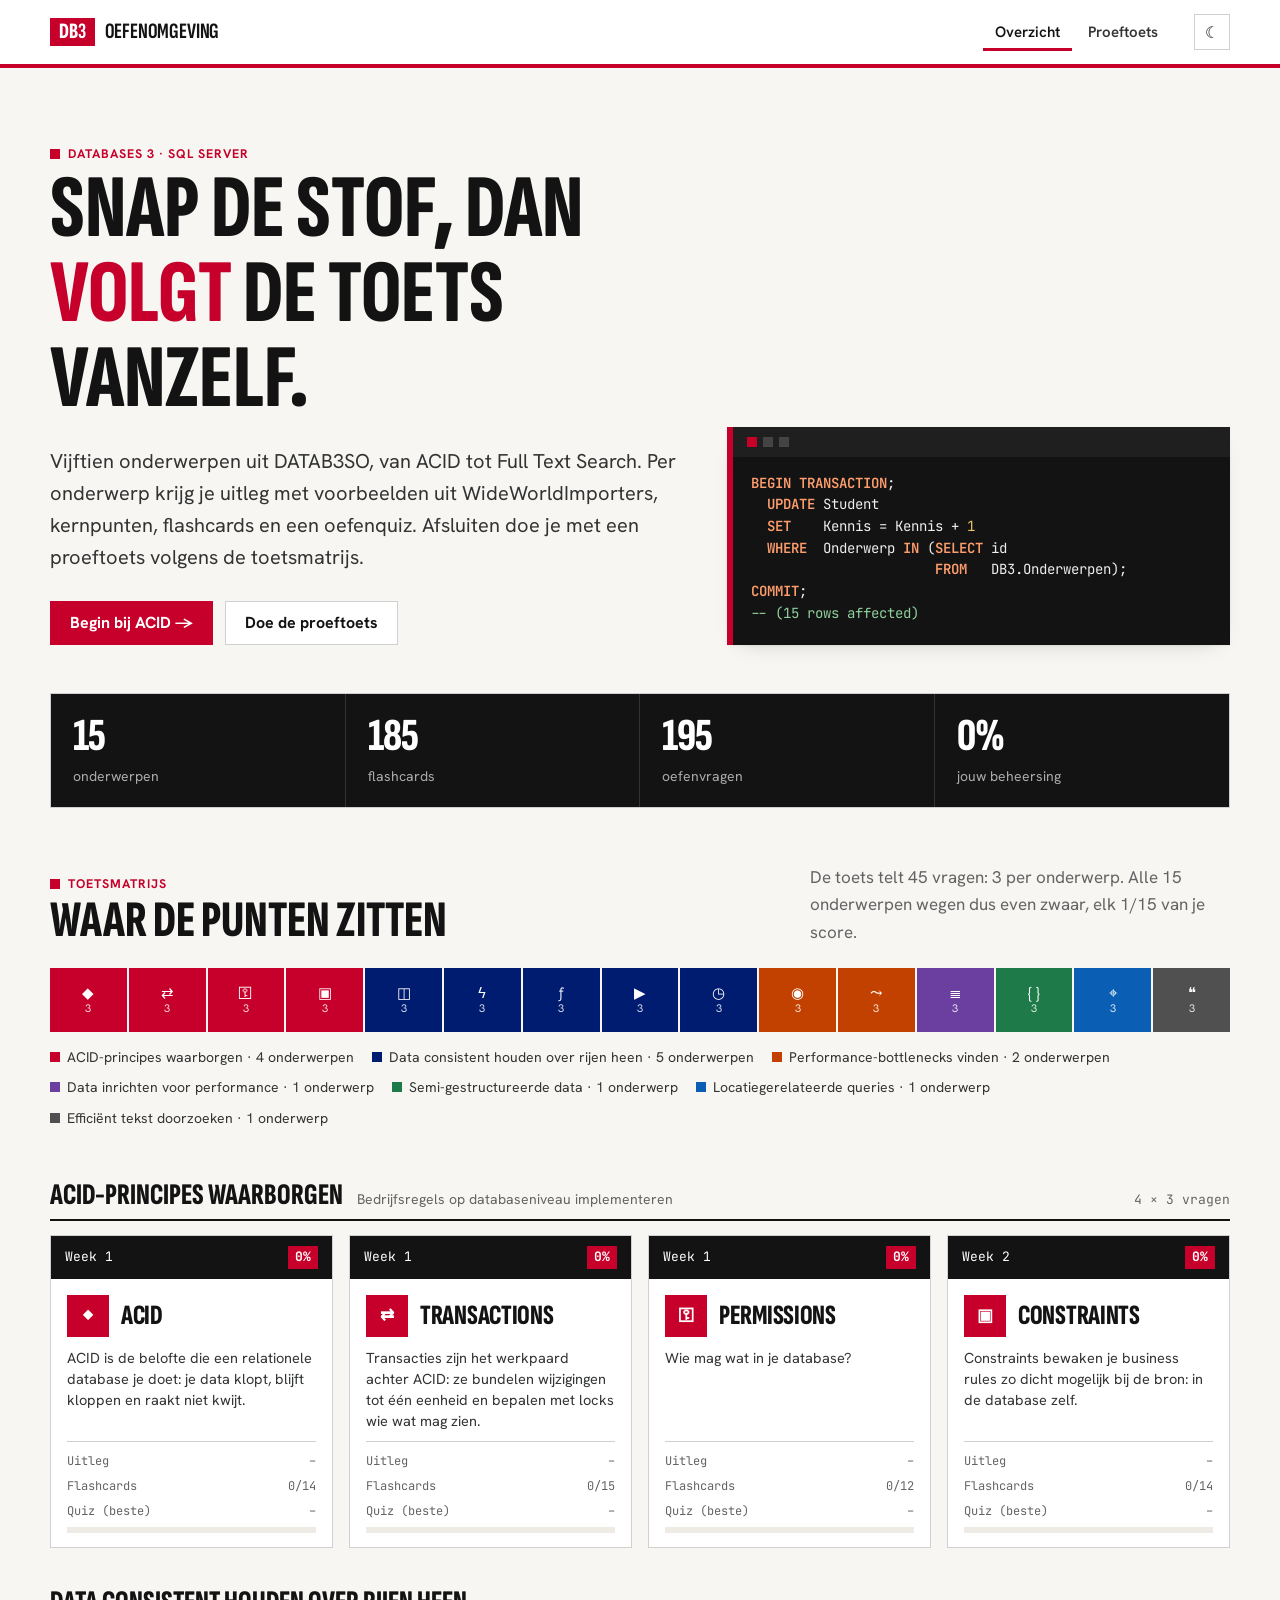
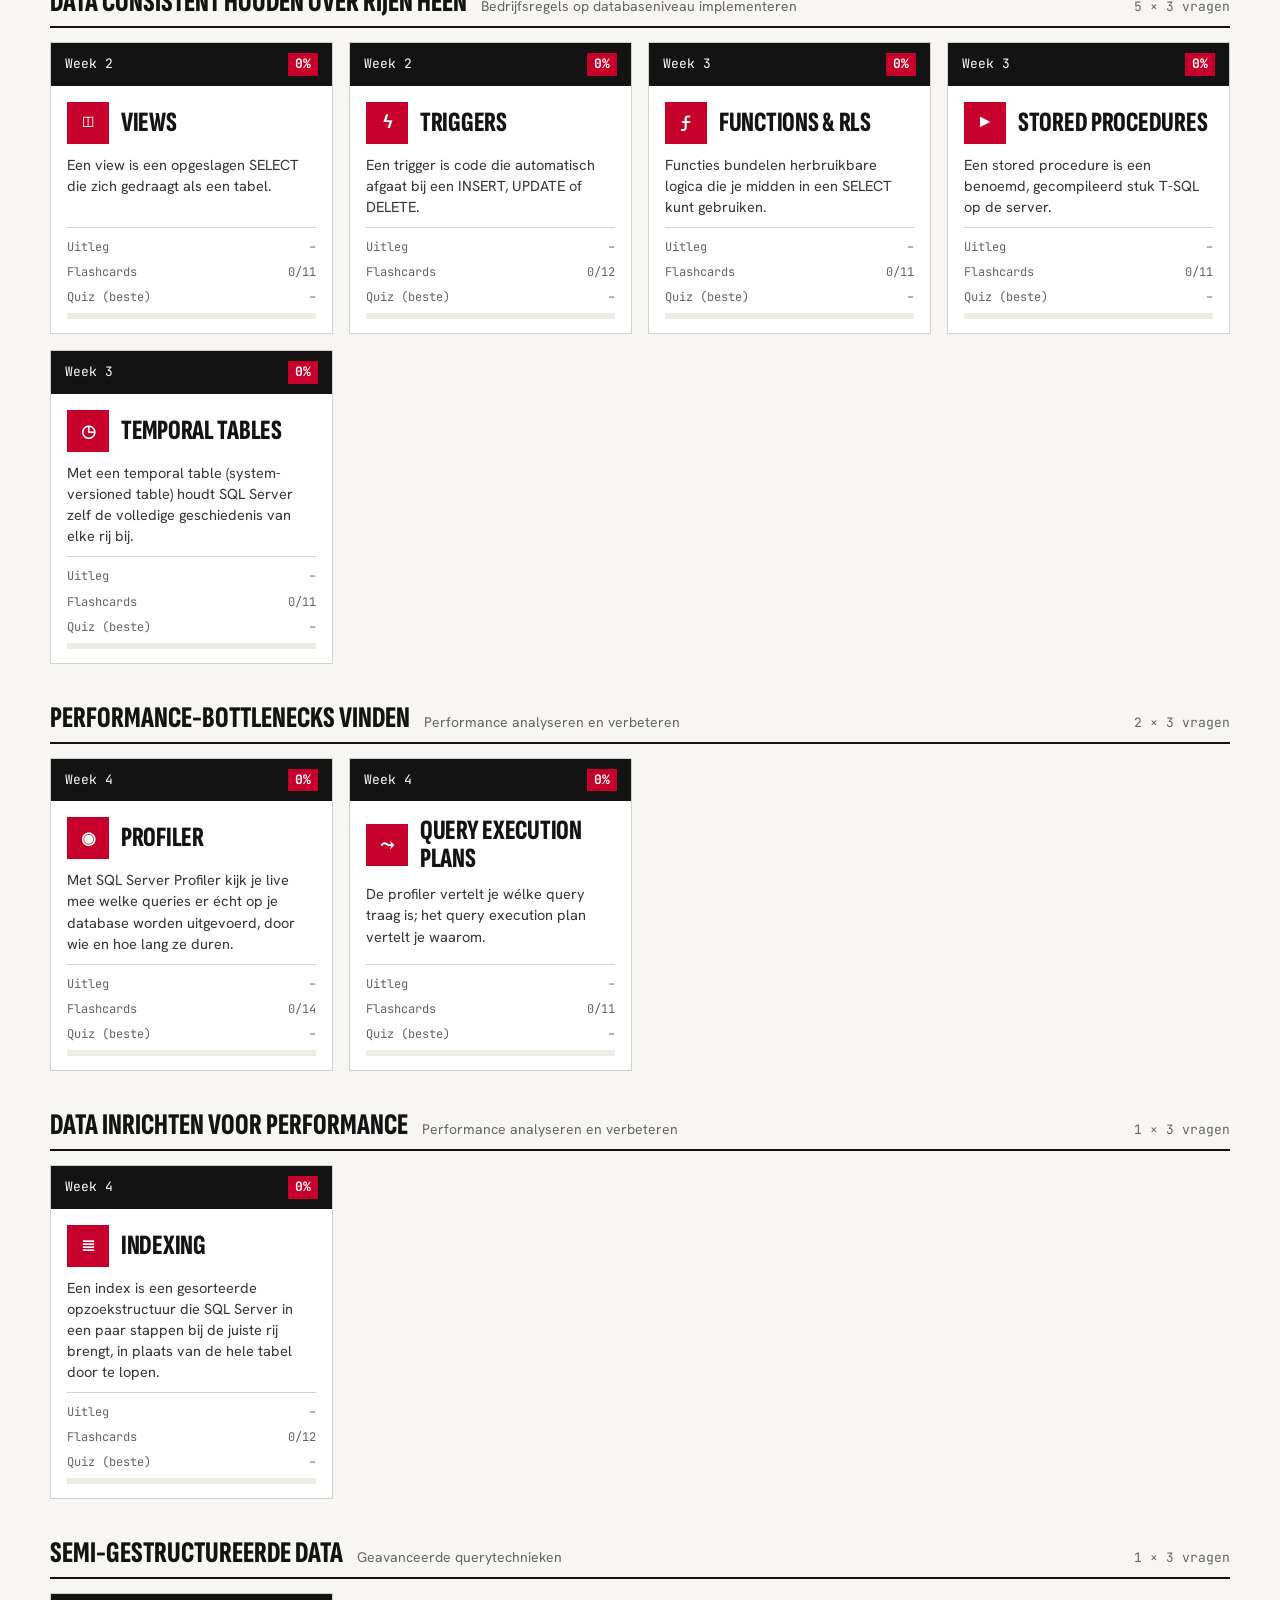
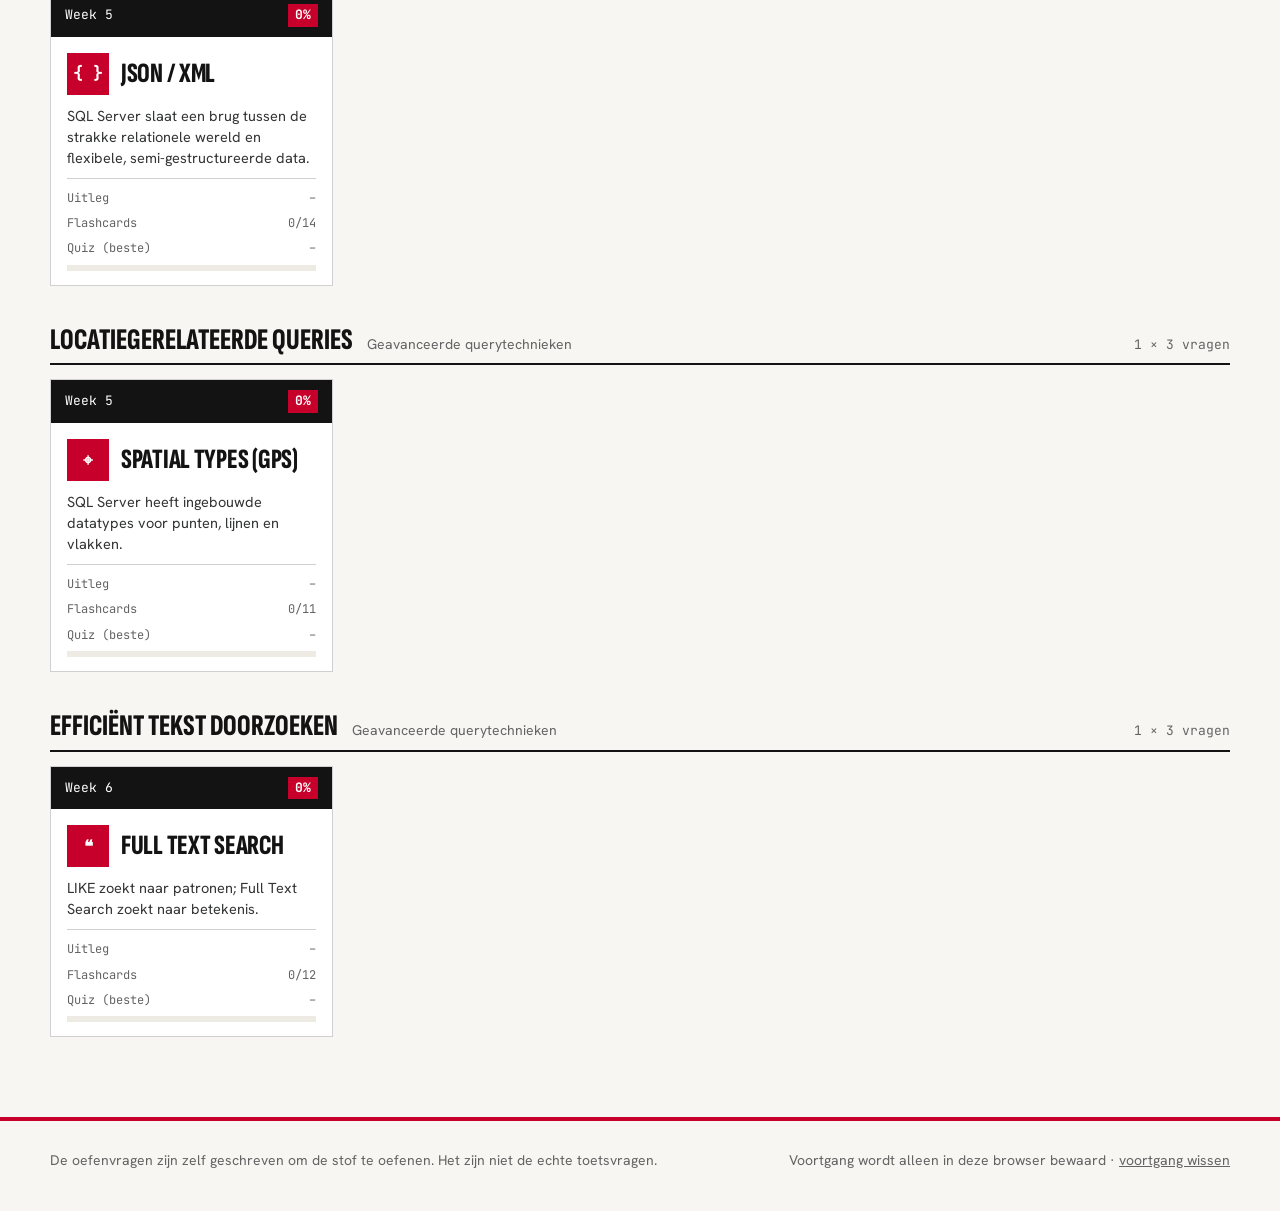
<file: index.html>
<!doctype html>
<html lang="nl">
<head>
  <meta charset="utf-8">
  <meta name="viewport" content="width=device-width, initial-scale=1">
  <title>DB3 Oefenomgeving</title>
  <meta name="description" content="Oefenomgeving voor Databases 3 (DATAB3SO): uitleg, flashcards, oefenquizzen en een proeftoets over SQL Server.">
  <meta name="robots" content="noindex">
  <link rel="icon" href="data:image/svg+xml,%3Csvg xmlns='http://www.w3.org/2000/svg' viewBox='0 0 32 32'%3E%3Crect width='32' height='32' rx='7' fill='%23c6002a'/%3E%3Ctext x='16' y='21' font-family='monospace' font-size='13' font-weight='700' text-anchor='middle' fill='%23ffffff'%3EDB3%3C/text%3E%3C/svg%3E">
  <link rel="preconnect" href="https://fonts.googleapis.com">
  <link rel="preconnect" href="https://fonts.gstatic.com" crossorigin>
  <link href="https://fonts.googleapis.com/css2?family=Sofia+Sans+Extra+Condensed:wght@700;800&family=Hanken+Grotesk:wght@400;600;700&family=JetBrains+Mono:wght@400;500;700&display=swap" rel="stylesheet">
  <link rel="stylesheet" href="css/style.css">
</head>
<body>
  <header class="topbar">
    <div class="wrap">
      <a class="brand" href="index.html"><span class="brand-mark">DB<b>3</b></span><span class="t">Oefenomgeving</span></a>
      <nav class="nav" aria-label="Hoofdmenu">
        <a href="index.html" aria-current="page">Overzicht</a>
        <a href="proeftoets.html"><span class="long">Proef</span>toets</a>
      </nav>
      <button type="button" class="icon-btn" id="theme-btn" aria-label="Thema wisselen">☾</button>
    </div>
  </header>

  <main class="wrap">
    <section class="hero">
      <div>
        <span class="eyebrow">Databases 3 · SQL Server</span>
        <h1>Snap de stof, dan <em>volgt</em> de toets vanzelf.</h1>
        <p class="lead">Vijftien onderwerpen uit DATAB3SO, van ACID tot Full Text Search. Per onderwerp krijg je uitleg met voorbeelden uit WideWorldImporters, kernpunten, flashcards en een oefenquiz. Afsluiten doe je met een proeftoets volgens de toetsmatrijs.</p>
        <div class="hero-actions">
          <a class="btn btn-primary" id="continue" href="onderwerp.html?id=acid">Begin bij ACID →</a>
          <a class="btn btn-ghost" href="proeftoets.html">Doe de proeftoets</a>
        </div>
      </div>
      <div class="console" aria-hidden="true">
        <div class="console-bar"><i></i><i></i><i></i></div>
        <pre><code class="sql">BEGIN TRANSACTION;
  UPDATE Student
  SET    Kennis = Kennis + 1
  WHERE  Onderwerp IN (SELECT id
                       FROM   DB3.Onderwerpen);
COMMIT;</code>
<span class="out">-- (15 rows affected)</span></pre>
      </div>
    </section>

    <div class="stats" id="stats"></div>

    <section>
      <div class="section-head">
        <div>
          <span class="eyebrow">Toetsmatrijs</span>
          <h2>Waar de punten zitten</h2>
        </div>
        <p class="muted" style="max-width:42ch;margin:0">De toets telt 45 vragen: 3 per onderwerp. Alle 15 onderwerpen wegen dus even zwaar, elk 1/15 van je score.</p>
      </div>
      <div class="matrix" id="matrix"></div>
      <div class="legend" id="legend"></div>
    </section>

    <section id="topics"><p class="empty">Onderwerpen laden…</p></section>
  </main>

  <footer class="footer">
    <div class="wrap">
      <span>De oefenvragen zijn zelf geschreven om de stof te oefenen. Het zijn niet de echte toetsvragen.</span>
      <span>Voortgang wordt alleen in deze browser bewaard · <button type="button" class="linklike" id="reset">voortgang wissen</button></span>
    </div>
  </footer>

  <script src="js/db3.js"></script>
  <script src="js/app.js"></script>
  <script>
    (function () {
      const { $, esc } = DB3.util;
      DB3.initTheme();
      DB3.enhanceCode(document.querySelector(".console"));

      DB3.loadTopics().then(() => {
        const topics = DB3.ordered();
        const nCards = topics.reduce((s, t) => s + t.flashcards.length, 0);
        const nQuiz = topics.reduce((s, t) => s + t.quiz.length, 0);
        const avg = topics.length ? Math.round(topics.reduce((s, t) => s + DB3.mastery(t), 0) / topics.length) : 0;

        $("#stats").innerHTML = [
          [topics.length, "onderwerpen"], [nCards, "flashcards"], [nQuiz, "oefenvragen"], [avg + "%", "jouw beheersing"],
        ].map(([b, s]) => '<div class="stat"><b>' + b + "</b><span>" + s + "</span></div>").join("");

        /* toetsmatrijs: elk onderwerp telt 3 van de 45 vragen, dus elk onderwerp weegt even zwaar */
        $("#matrix").innerHTML = DB3.catalog.map((t) =>
          '<div style="flex:1;background:' + DB3.clusterColors[t.cluster] + '" title="' + esc(t.title) + ': 3 vragen (' + (100 / DB3.catalog.length).toFixed(1).replace(".", ",") + '%)">' + esc(t.icon) + "<small>3</small></div>").join("");
        $("#legend").innerHTML = DB3.clusters.map((c) => {
          const n = DB3.catalog.filter((t) => t.cluster === c.id).length;
          return '<span style="--c:' + DB3.clusterColors[c.id] + '">' + esc(c.title) + " · " + n + (n === 1 ? " onderwerp" : " onderwerpen") + "</span>";
        }).join("");

        /* onderwerpen per cluster */
        let k = 0;
        $("#topics").innerHTML = DB3.clusters.map((c) => {
          const ts = DB3.catalog.filter((t) => t.cluster === c.id);
          return '<div class="cluster"><div class="cluster-head"><h3>' + esc(c.title) + '</h3><span class="muted" style="font-size:14px">' + esc(c.goal) + '</span><span class="pct">' + ts.length + " × 3 vragen</span></div>" +
            '<div class="grid">' + ts.map((meta) => {
              const t = DB3.getTopic(meta.id);
              const i = k++;
              if (!t) return '<div class="tcard is-missing" style="--i:' + i + '"><div class="tcard-body"><h4>' + esc(meta.title) + "</h4><p>Nog niet beschikbaar</p></div></div>";
              const p = DB3.progress.topic(t.id);
              const m = DB3.mastery(t);
              const first = t.intro.split(/(?<=[.!?])\s/)[0];
              return '<a class="tcard" style="--i:' + i + '" href="onderwerp.html?id=' + t.id + '">' +
                '<div class="tcard-head"><span>Week ' + t.week + "</span><b>" + m + "%</b></div>" +
                '<div class="tcard-body"><div class="tcard-title"><span class="tcard-icon">' + esc(t.icon) + "</span><h4>" + esc(t.title) + "</h4></div>" +
                "<p>" + esc(first) + "</p>" +
                '<div class="rows"><div class="r"><span>Uitleg</span><span>' + (p.lesson ? "gelezen ✓" : "–") + "</span></div>" +
                '<div class="r"><span>Flashcards</span><span>' + (p.known || []).length + "/" + t.flashcards.length + "</span></div>" +
                '<div class="r"><span>Quiz (beste)</span><span>' + (p.quizBest != null ? p.quizBest + "%" : "–") + "</span></div>" +
                '<div class="meter"><i style="--v:' + m + '%"></i></div></div></div></a>';
            }).join("") + "</div></div>";
        }).join("");

        /* knop 'verder': eerste onderwerp dat nog niet beheerst wordt */
        const next = topics.find((t) => DB3.mastery(t) < 80);
        const btn = $("#continue");
        if (next && topics.some((t) => DB3.mastery(t) > 0)) { btn.href = "onderwerp.html?id=" + next.id; btn.textContent = "Verder met " + next.title + " →"; }
        else if (!next) { btn.href = "proeftoets.html"; btn.textContent = "Alles beheerst: doe de proeftoets →"; }
      });

      $("#reset").addEventListener("click", () => {
        const b = $("#reset");
        if (b.dataset.armed) { DB3.progress.reset(); location.reload(); return; }
        b.dataset.armed = "1"; b.textContent = "zeker weten? klik nogmaals";
        setTimeout(() => { delete b.dataset.armed; b.textContent = "voortgang wissen"; }, 3000);
      });
    })();
  </script>
</body>
</html>
</file>
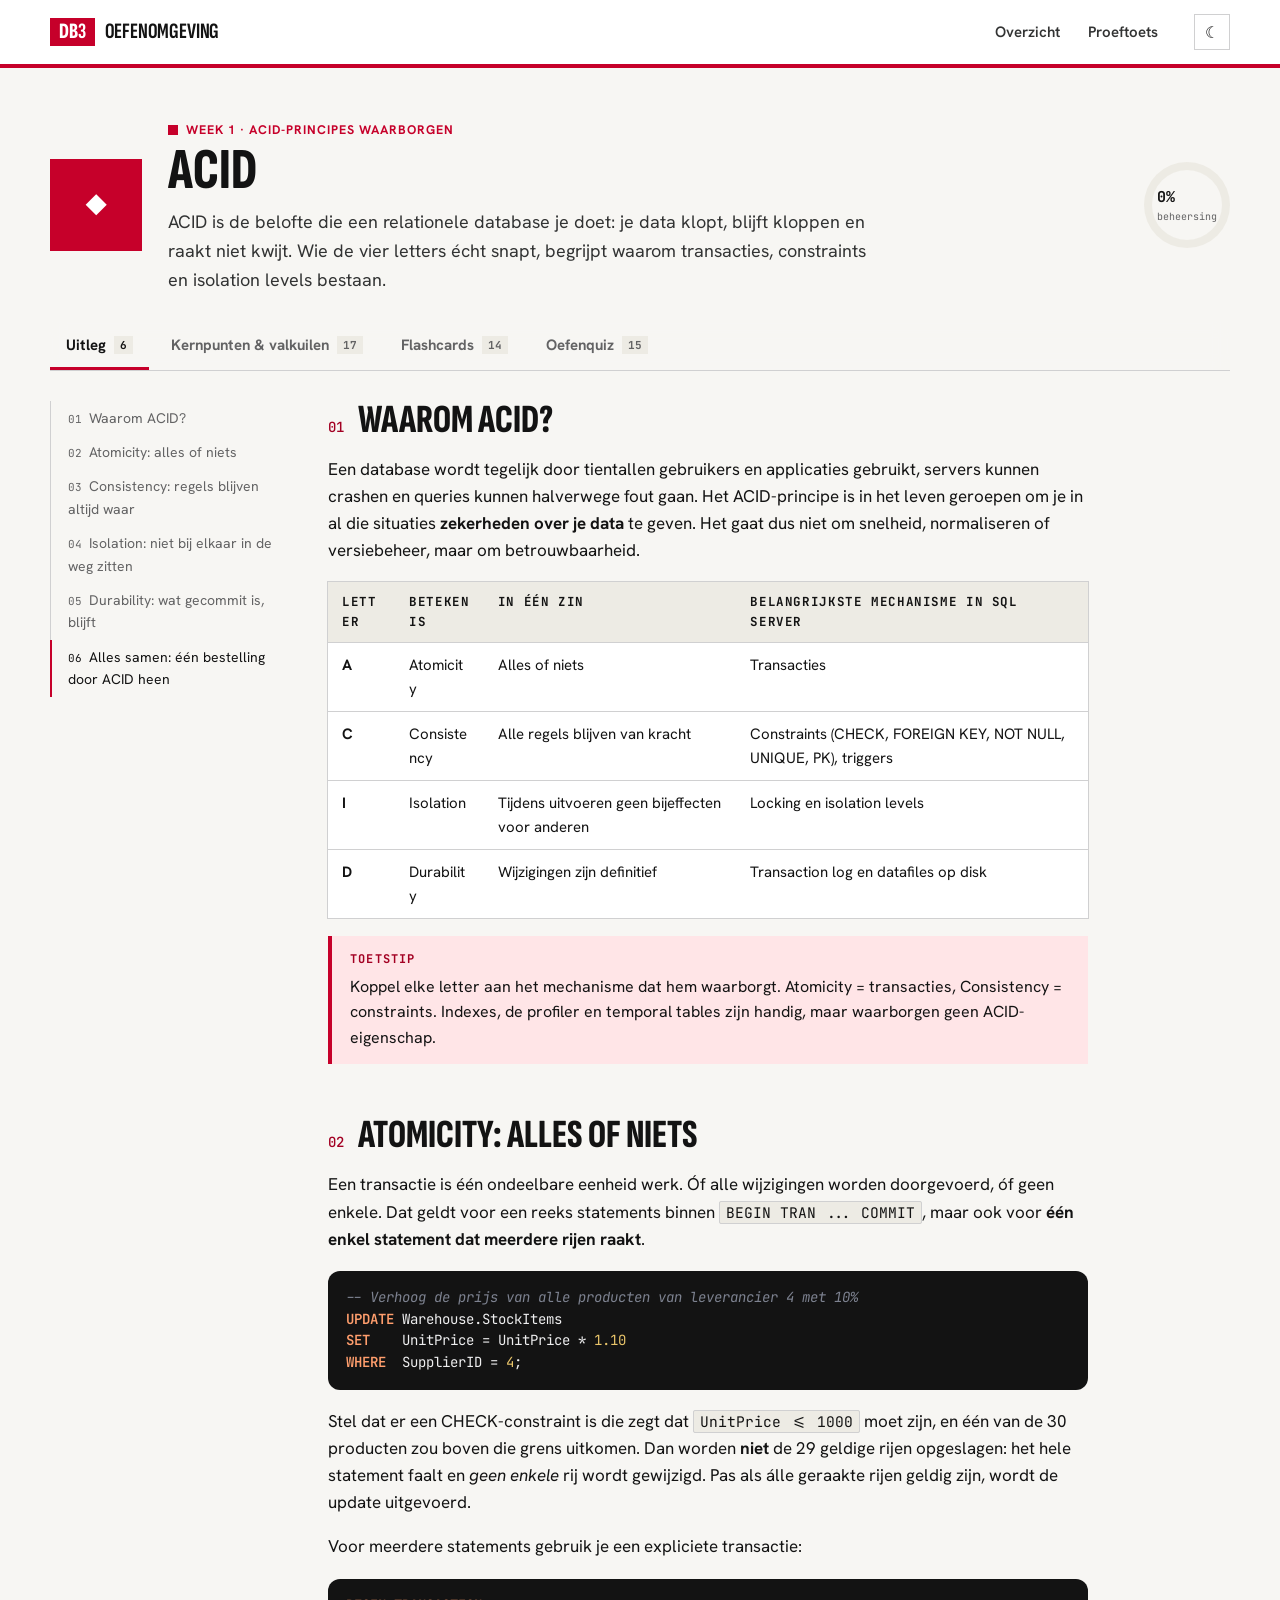
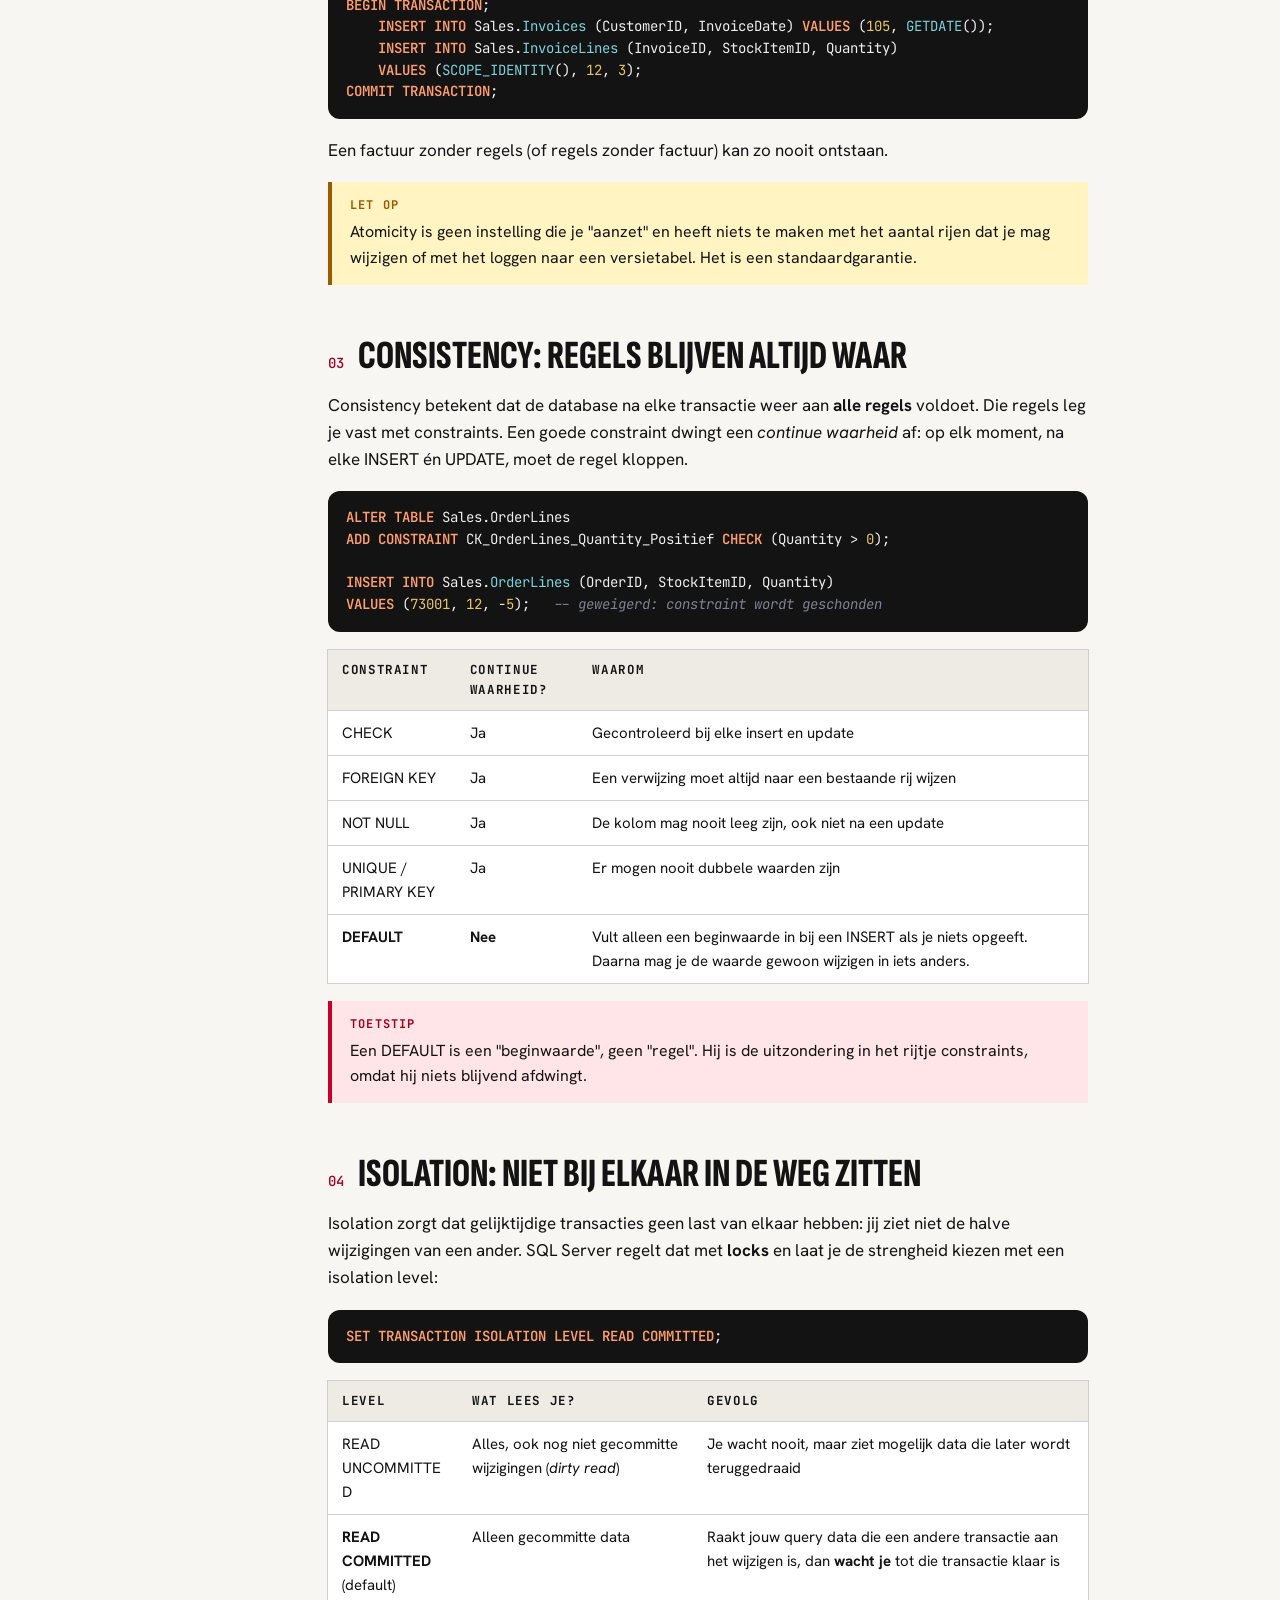
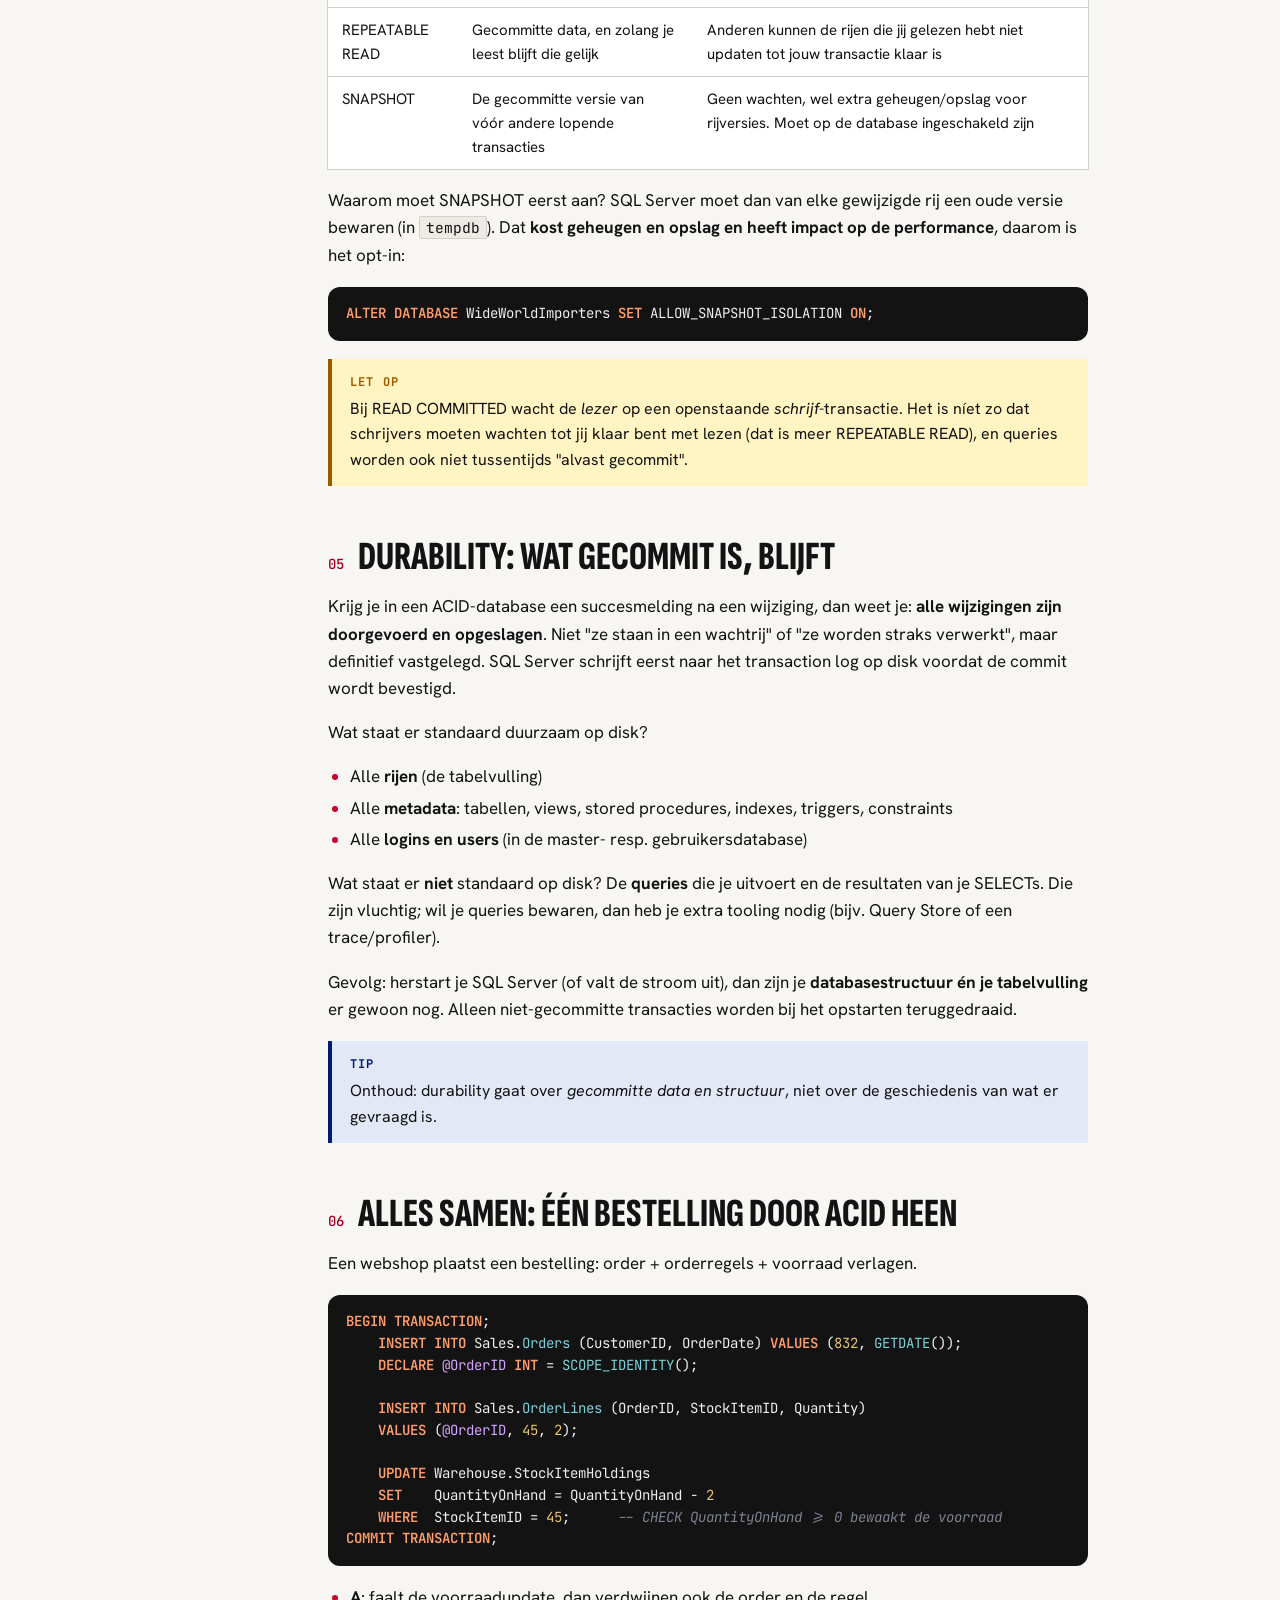
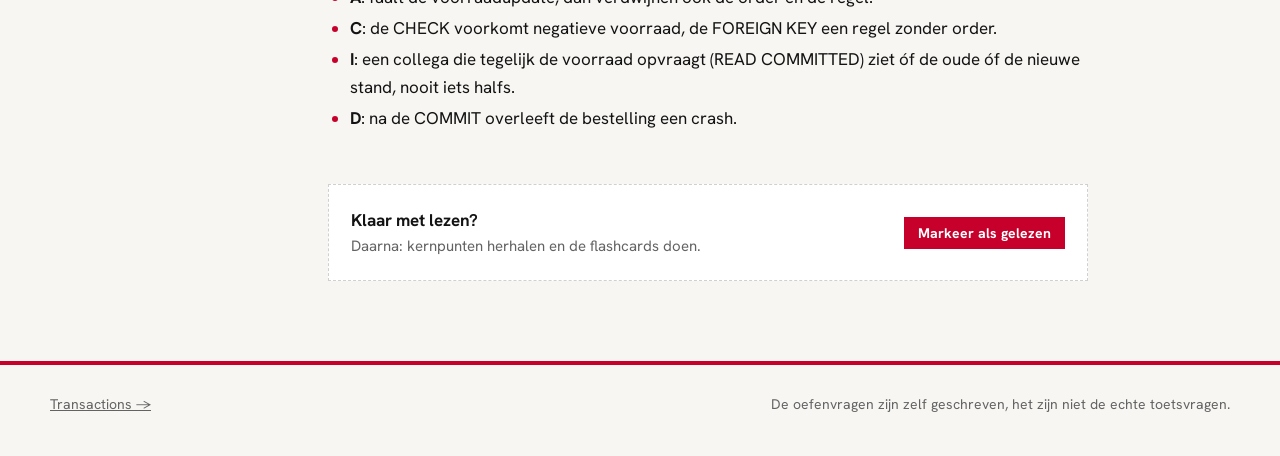
<file: onderwerp.html>
<!doctype html>
<html lang="nl">
<head>
  <meta charset="utf-8">
  <meta name="viewport" content="width=device-width, initial-scale=1">
  <title>DB3 Onderwerp</title>
  <meta name="robots" content="noindex">
  <link rel="icon" href="data:image/svg+xml,%3Csvg xmlns='http://www.w3.org/2000/svg' viewBox='0 0 32 32'%3E%3Crect width='32' height='32' rx='7' fill='%23c6002a'/%3E%3Ctext x='16' y='21' font-family='monospace' font-size='13' font-weight='700' text-anchor='middle' fill='%23ffffff'%3EDB3%3C/text%3E%3C/svg%3E">
  <link rel="preconnect" href="https://fonts.googleapis.com">
  <link rel="preconnect" href="https://fonts.gstatic.com" crossorigin>
  <link href="https://fonts.googleapis.com/css2?family=Sofia+Sans+Extra+Condensed:wght@700;800&family=Hanken+Grotesk:wght@400;600;700&family=JetBrains+Mono:wght@400;500;700&display=swap" rel="stylesheet">
  <link rel="stylesheet" href="css/style.css">
</head>
<body>
  <header class="topbar">
    <div class="wrap">
      <a class="brand" href="index.html"><span class="brand-mark">DB<b>3</b></span><span class="t">Oefenomgeving</span></a>
      <nav class="nav" aria-label="Hoofdmenu">
        <a href="index.html">Overzicht</a>
        <a href="proeftoets.html"><span class="long">Proef</span>toets</a>
      </nav>
      <button type="button" class="icon-btn" id="theme-btn" aria-label="Thema wisselen">☾</button>
    </div>
  </header>

  <main class="wrap" id="app"><p class="empty">Laden…</p></main>

  <footer class="footer">
    <div class="wrap">
      <span id="prevnext"></span>
      <span>De oefenvragen zijn zelf geschreven, het zijn niet de echte toetsvragen.</span>
    </div>
  </footer>

  <script src="js/db3.js"></script>
  <script src="js/app.js"></script>
  <script>
    (function () {
      const { $, $$, esc, pad } = DB3.util;
      DB3.initTheme();
      const id = new URLSearchParams(location.search).get("id") || "acid";
      const app = $("#app");

      DB3.loadTopics().then(() => {
        const t = DB3.getTopic(id);
        if (!t) { app.innerHTML = '<p class="empty">Onderwerp niet gevonden. <a href="index.html">Terug naar het overzicht</a></p>'; return; }
        document.title = t.title + " · DB3";
        const cluster = DB3.clusterOf(t.cluster);

        const TABS = [
          { id: "uitleg", label: "Uitleg", count: t.sections.length },
          { id: "kern", label: "Kernpunten & valkuilen", count: t.keyPoints.length + t.pitfalls.length },
          { id: "kaarten", label: "Flashcards", count: t.flashcards.length },
          { id: "quiz", label: "Oefenquiz", count: t.quiz.length },
        ];

        app.innerHTML =
          '<section class="topic-hero"><div class="big-icon" aria-hidden="true">' + esc(t.icon) + "</div>" +
          '<div><span class="eyebrow">Week ' + t.week + " · " + esc(cluster.title || "") + "</span><h1 style=\"font-size:clamp(36px,5vw,58px)\">" + esc(t.title) + "</h1><p>" + t.intro + "</p></div>" +
          '<div class="ring" id="ring"><span></span></div></section>' +
          '<div class="tabs" role="tablist">' + TABS.map((x) => '<button type="button" class="tab" role="tab" id="tab-' + x.id + '" aria-controls="p-' + x.id + '" aria-selected="false" data-tab="' + x.id + '">' + x.label + ' <span class="count">' + x.count + "</span></button>").join("") + "</div>" +
          TABS.map((x) => '<section class="panel" role="tabpanel" id="p-' + x.id + '" aria-labelledby="tab-' + x.id + '" hidden></section>').join("");

        const ring = () => { const m = DB3.mastery(t); const r = $("#ring"); r.style.setProperty("--v", m); r.querySelector("span").innerHTML = m + "%<small>beheersing</small>"; };
        ring();

        /* --- Uitleg --- */
        const pU = $("#p-uitleg");
        const lessonDone = () => !!DB3.progress.topic(t.id).lesson;
        pU.innerHTML = '<div class="lesson"><nav class="toc" aria-label="Inhoud"><ol>' +
          t.sections.map((s, i) => '<li><a href="#s-' + i + '">' + esc(s.title) + "</a></li>").join("") + "</ol></nav>" +
          '<article class="prose">' + t.sections.map((s, i) => '<section id="s-' + i + '"><h2><span class="n">' + pad(i + 1) + "</span>" + esc(s.title) + "</h2>" + s.body + "</section>").join("") +
          '<div class="lesson-done"><div style="flex:1"><strong>Klaar met lezen?</strong><div class="muted" style="font-size:15px">Daarna: kernpunten herhalen en de flashcards doen.</div></div>' +
          '<button type="button" class="btn btn-primary btn-small" id="mark"></button></div></article></div>';
        DB3.enhanceCode(pU);
        const paintMark = () => { $("#mark").textContent = lessonDone() ? "Gelezen ✓" : "Markeer als gelezen"; };
        paintMark();
        $("#mark").addEventListener("click", () => {
          const done = !lessonDone();
          DB3.progress.update(t.id, (p) => { p.lesson = done; return p; });
          paintMark(); ring();
          if (done) select("kern");
        });
        /* toc scrollspy + klik zonder hash-tabwissel */
        $$(".toc a", pU).forEach((a) => a.addEventListener("click", (e) => {
          e.preventDefault(); document.querySelector(a.getAttribute("href")).scrollIntoView({ behavior: "smooth" });
        }));
        if ("IntersectionObserver" in window) {
          const links = $$(".toc a", pU);
          const io = new IntersectionObserver((entries) => entries.forEach((en) => {
            if (en.isIntersecting) links.forEach((l) => l.classList.toggle("active", l.getAttribute("href") === "#" + en.target.id));
          }), { rootMargin: "-140px 0px -60% 0px" });
          $$(".prose section", pU).forEach((s) => io.observe(s));
        }

        /* --- Kernpunten & valkuilen --- */
        $("#p-kern").innerHTML = '<div class="two-col"><div><span class="eyebrow">Onthoud</span><h2 style="margin:8px 0 18px">Kernpunten</h2><ol class="keypoints">' +
          t.keyPoints.map((k) => "<li>" + k + "</li>").join("") + "</ol></div>" +
          '<div><span class="eyebrow">Pas op</span><h2 style="margin:8px 0 18px">Valkuilen</h2>' +
          t.pitfalls.map((p) => '<div class="pitfall"><div class="w">' + p.wrong + '</div><div class="r">' + p.right + "</div></div>").join("") + "</div></div>" +
          '<div class="hero-actions" style="margin-top:28px"><button type="button" class="btn btn-primary" data-go="kaarten">Naar de flashcards →</button><button type="button" class="btn btn-ghost" data-go="quiz">Direct de quiz</button></div>';

        /* --- Flashcards & quiz (lui gemount) --- */
        const pK = $("#p-kaarten"), pQ = $("#p-quiz");
        let mountedK = false, mountedQ = false;

        let current = null;
        function select(tab, push) {
          if (!TABS.some((x) => x.id === tab)) tab = "uitleg";
          current = tab;
          $$(".tab").forEach((b) => b.setAttribute("aria-selected", String(b.dataset.tab === tab)));
          $$(".panel").forEach((p) => (p.hidden = p.id !== "p-" + tab));
          if (tab === "kaarten" && !mountedK) { mountedK = true; DB3.mountFlashcards(pK, t, { onChange: ring }); }
          if (tab === "quiz" && !mountedQ) { mountedQ = true; DB3.mountQuiz(pQ, t, { onFinish: ring }); }
          if (push !== false) history.replaceState(null, "", "#" + tab);
        }
        $$(".tab").forEach((b) => b.addEventListener("click", () => { select(b.dataset.tab); window.scrollTo({ top: $(".tabs").offsetTop - 64, behavior: "smooth" }); }));
        app.addEventListener("click", (e) => { const g = e.target.closest("[data-go]"); if (g) { select(g.dataset.go); window.scrollTo({ top: $(".tabs").offsetTop - 64, behavior: "smooth" }); } });
        select((location.hash || "#uitleg").slice(1), false);

        document.addEventListener("keydown", (e) => {
          if (e.target.closest && e.target.closest("input, textarea")) return;
          if (current === "kaarten" && pK._keys) pK._keys(e);
          if (current === "quiz" && pQ._keys) pQ._keys(e);
        });

        /* vorige / volgende onderwerp */
        const order = DB3.ordered();
        const i = order.findIndex((x) => x.id === t.id);
        const prev = order[i - 1], next = order[i + 1];
        $("#prevnext").innerHTML = (prev ? '<a href="onderwerp.html?id=' + prev.id + '">← ' + esc(prev.title) + "</a>" : "") +
          (prev && next ? " · " : "") + (next ? '<a href="onderwerp.html?id=' + next.id + '">' + esc(next.title) + " →</a>" : '<a href="proeftoets.html">Proeftoets →</a>');
      });
    })();
  </script>
</body>
</html>
</file>
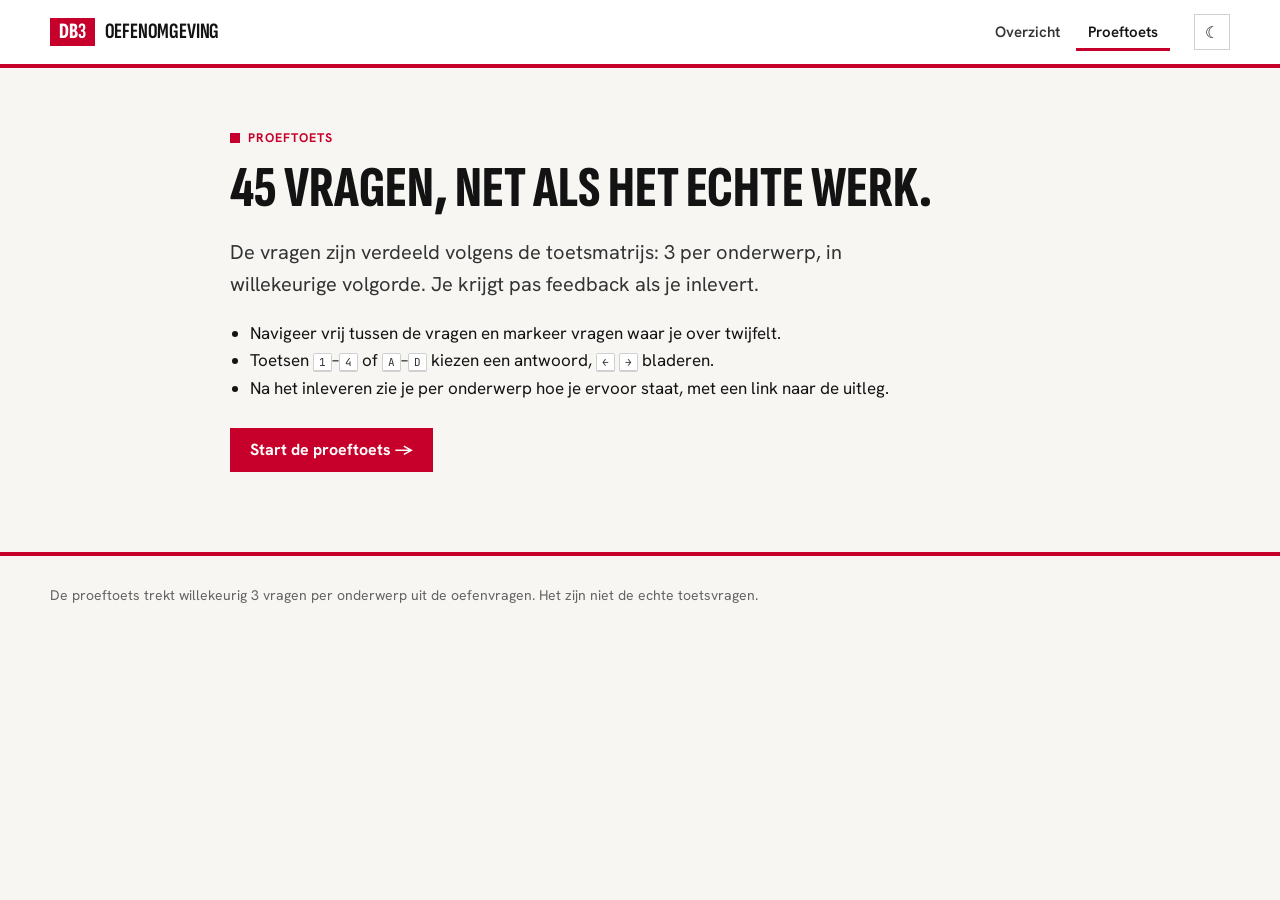
<file: proeftoets.html>
<!doctype html>
<html lang="nl">
<head>
  <meta charset="utf-8">
  <meta name="viewport" content="width=device-width, initial-scale=1">
  <title>DB3 Proeftoets</title>
  <meta name="robots" content="noindex">
  <link rel="icon" href="data:image/svg+xml,%3Csvg xmlns='http://www.w3.org/2000/svg' viewBox='0 0 32 32'%3E%3Crect width='32' height='32' rx='7' fill='%23c6002a'/%3E%3Ctext x='16' y='21' font-family='monospace' font-size='13' font-weight='700' text-anchor='middle' fill='%23ffffff'%3EDB3%3C/text%3E%3C/svg%3E">
  <link rel="preconnect" href="https://fonts.googleapis.com">
  <link rel="preconnect" href="https://fonts.gstatic.com" crossorigin>
  <link href="https://fonts.googleapis.com/css2?family=Sofia+Sans+Extra+Condensed:wght@700;800&family=Hanken+Grotesk:wght@400;600;700&family=JetBrains+Mono:wght@400;500;700&display=swap" rel="stylesheet">
  <link rel="stylesheet" href="css/style.css">
</head>
<body>
  <header class="topbar">
    <div class="wrap">
      <a class="brand" href="index.html"><span class="brand-mark">DB<b>3</b></span><span class="t">Oefenomgeving</span></a>
      <nav class="nav" aria-label="Hoofdmenu">
        <a href="index.html">Overzicht</a>
        <a href="proeftoets.html" aria-current="page"><span class="long">Proef</span>toets</a>
      </nav>
      <button type="button" class="icon-btn" id="theme-btn" aria-label="Thema wisselen">☾</button>
    </div>
  </header>

  <main class="wrap" id="app"><p class="empty">Laden…</p></main>

  <footer class="footer">
    <div class="wrap">
      <span>De proeftoets trekt willekeurig 3 vragen per onderwerp uit de oefenvragen. Het zijn niet de echte toetsvragen.</span>
    </div>
  </footer>

  <script src="js/db3.js"></script>
  <script src="js/app.js"></script>
  <script>
    (function () {
      const { $, $$, esc, pad } = DB3.util;
      DB3.initTheme();
      const app = $("#app");
      const PER_TOPIC = 3;
      const LETTERS = ["A", "B", "C", "D"];
      let qs, answers, flags, cur, startedAt, timerId;

      DB3.loadTopics().then(intro);

      function intro() {
        clearInterval(timerId);
        const n = DB3.ordered().length * PER_TOPIC;
        const hist = DB3.exams.all();
        app.innerHTML = '<div class="exam-intro"><span class="eyebrow">Proeftoets</span><h1 style="font-size:clamp(36px,5vw,58px);margin:10px 0 16px">' + n + " vragen, net als het echte werk.</h1>" +
          '<p class="lead">De vragen zijn verdeeld volgens de toetsmatrijs: 3 per onderwerp, in willekeurige volgorde. Je krijgt pas feedback als je inlevert.</p>' +
          "<ul><li>Navigeer vrij tussen de vragen en markeer vragen waar je over twijfelt.</li><li>Toetsen <kbd>1</kbd>–<kbd>4</kbd> of <kbd>A</kbd>–<kbd>D</kbd> kiezen een antwoord, <kbd>←</kbd> <kbd>→</kbd> bladeren.</li><li>Na het inleveren zie je per onderwerp hoe je ervoor staat, met een link naar de uitleg.</li></ul>" +
          '<div class="hero-actions" style="margin-top:26px"><button type="button" class="btn btn-primary" id="start">Start de proeftoets →</button></div>' +
          (hist.length ? '<h3 style="margin:44px 0 12px">Eerdere pogingen</h3><div class="review-list">' + hist.slice(0, 5).map((h) =>
            '<div class="review-item ' + (h.pct >= 55 ? "ok" : "bad") + '"><strong>' + h.good + "/" + h.total + " (" + h.pct + "%)</strong> · " + new Date(h.date).toLocaleString("nl-NL", { dateStyle: "medium", timeStyle: "short" }) + " · " + Math.round(h.secs / 60) + " min</div>").join("") + "</div>" : "") +
          "</div>";
        $("#start").addEventListener("click", start);
      }

      function start() {
        qs = DB3.buildExam(PER_TOPIC);
        answers = new Array(qs.length).fill(null);
        flags = new Array(qs.length).fill(false);
        cur = 0; startedAt = Date.now();
        app.innerHTML = '<div class="exam-layout"><div class="quiz" id="q" style="margin:0;max-width:none"></div>' +
          '<aside class="exam-side"><div class="muted" style="font-size:13px">Verstreken tijd</div><div class="timer" id="timer">00:00</div>' +
          '<div class="exam-grid" id="grid"></div>' +
          '<div class="muted" style="font-size:13px;margin-bottom:12px" id="count"></div>' +
          '<button type="button" class="btn btn-primary btn-small" id="submit" style="width:100%;justify-content:center">Inleveren</button></aside></div>';
        $("#grid").innerHTML = qs.map((_, i) => '<button type="button" data-i="' + i + '" aria-label="Vraag ' + (i + 1) + '">' + (i + 1) + "</button>").join("");
        $("#grid").addEventListener("click", (e) => { const b = e.target.closest("button"); if (b) go(+b.dataset.i); });
        $("#submit").addEventListener("click", submit);
        timerId = setInterval(tick, 1000); tick();
        render();
      }

      function tick() { const s = Math.floor((Date.now() - startedAt) / 1000); const el = $("#timer"); if (el) el.textContent = pad(Math.floor(s / 60)) + ":" + pad(s % 60); }

      function paintGrid() {
        $$("#grid button").forEach((b, i) => {
          b.classList.toggle("answered", answers[i] !== null);
          b.classList.toggle("cur", i === cur);
          b.classList.toggle("flag", flags[i]);
        });
        const open = answers.filter((a) => a === null).length;
        $("#count").textContent = open ? open + " vraag" + (open === 1 ? "" : "en") + " nog open" : "Alles beantwoord";
      }

      function render() {
        const pq = qs[cur];
        const t = DB3.getTopic(pq.topic);
        $("#q").innerHTML = '<div class="q-meta"><span>Vraag ' + (cur + 1) + " / " + qs.length + "</span><span>" + esc(t.title) + "</span></div>" +
          DB3.renderQuestionBody(pq) +
          '<div class="q-nav"><button type="button" class="btn btn-ghost btn-small" id="prev"' + (cur === 0 ? " disabled" : "") + ">← Vorige</button>" +
          '<button type="button" class="btn btn-ghost btn-small" id="flag">' + (flags[cur] ? "★ Gemarkeerd" : "☆ Markeer") + "</button>" +
          '<button type="button" class="btn btn-primary btn-small" id="next">' + (cur === qs.length - 1 ? "Naar inleveren" : "Volgende →") + "</button></div>";
        DB3.enhanceCode($("#q"));
        $$("#q .opt").forEach((b, i) => { if (answers[cur] === i) b.classList.add("selected"); b.addEventListener("click", () => pick(i)); });
        $("#prev").addEventListener("click", () => go(cur - 1));
        $("#next").addEventListener("click", () => (cur === qs.length - 1 ? $("#submit").focus() : go(cur + 1)));
        $("#flag").addEventListener("click", () => { flags[cur] = !flags[cur]; render(); });
        paintGrid();
      }

      function pick(i) { answers[cur] = i; $$("#q .opt").forEach((b, n) => b.classList.toggle("selected", n === i)); paintGrid(); }
      function go(i) { if (i < 0 || i >= qs.length) return; cur = i; render(); if (window.innerWidth < 960) $("#q").scrollIntoView({ block: "start" }); }

      function submit() {
        const open = answers.filter((a) => a === null).length;
        const btn = $("#submit");
        if (open && !btn.dataset.armed) {
          btn.dataset.armed = "1"; btn.textContent = open + " open, toch inleveren?";
          setTimeout(() => { if (btn.isConnected) { delete btn.dataset.armed; btn.textContent = "Inleveren"; } }, 3500);
          return;
        }
        clearInterval(timerId);
        const secs = Math.round((Date.now() - startedAt) / 1000);
        const good = qs.filter((q, i) => answers[i] === q.correct).length;
        const pct = Math.round((good / qs.length) * 100);
        DB3.exams.add({ date: Date.now(), good, total: qs.length, pct, secs });

        /* per onderwerp */
        const per = DB3.ordered().map((t) => {
          const idx = qs.map((q, i) => (q.topic === t.id ? i : -1)).filter((i) => i >= 0);
          const g = idx.filter((i) => answers[i] === qs[i].correct).length;
          return { t, g, n: idx.length };
        }).sort((a, b) => a.g / a.n - b.g / b.n);

        const weak = per.filter((x) => x.g / x.n < 0.67).map((x) => x.t.title);
        app.innerHTML = '<div class="exam-intro"><div class="result"><span class="eyebrow">Resultaat proeftoets</span><div class="score" style="margin-top:12px">' + good + "<small>/" + qs.length + "</small></div>" +
          '<p class="lead" style="margin:14px auto 0">' + pct + "% goed in " + Math.floor(secs / 60) + " min " + (secs % 60) + " s. " +
          (weak.length ? "Herhaal vooral: " + esc(weak.slice(0, 4).join(", ")) + (weak.length > 4 ? " en nog " + (weak.length - 4) + " andere" : "") + "." : "Je scoort op elk onderwerp voldoende.") + "</p>" +
          '<div class="topic-bars">' + per.map(({ t, g, n }) => {
            const v = Math.round((g / n) * 100);
            return '<div class="topic-bar"><a href="onderwerp.html?id=' + t.id + '">' + esc(t.title) + '</a><div class="meter"><i class="' + (v < 50 ? "low" : v < 75 ? "mid" : "") + '" style="--v:' + v + '%"></i></div><span>' + g + "/" + n + "</span></div>";
          }).join("") + "</div>" +
          '<div class="hero-actions" style="justify-content:center"><button type="button" class="btn btn-primary" id="again">Nieuwe proeftoets</button><a class="btn btn-ghost" href="index.html">Naar het overzicht</a></div>' +
          '<h3 style="margin:40px 0 0;text-align:left">Nabespreking</h3><div class="review-list">' + qs.map((q, i) => {
            const ok = answers[i] === q.correct;
            return '<details class="review-item ' + (ok ? "ok" : "bad") + '"' + (ok ? "" : " open") + "><summary>" + (i + 1) + ". " + (ok ? "✓ " : "✗ ") + q.q + '</summary><div class="ans">' +
              (ok ? "" : "Jouw antwoord: " + (answers[i] === null ? "<em>niet beantwoord</em>" : LETTERS[answers[i]] + ". " + q.options[answers[i]]) + "<br>") +
              "<strong>Juist: " + LETTERS[q.correct] + ". " + q.options[q.correct] + "</strong><br>" + q.explain +
              ' <a href="onderwerp.html?id=' + q.topic + '">Uitleg ' + esc(DB3.getTopic(q.topic).title) + " →</a></div></details>";
          }).join("") + "</div></div></div>";
        $("#again").addEventListener("click", start);
        window.scrollTo({ top: 0 });
      }

      document.addEventListener("keydown", (e) => {
        if (!qs || !$("#grid")) return;
        const map = { 1: 0, 2: 1, 3: 2, 4: 3, a: 0, b: 1, c: 2, d: 3 };
        const k = map[e.key.toLowerCase()];
        if (k !== undefined) { e.preventDefault(); pick(k); }
        else if (e.key === "ArrowRight") { e.preventDefault(); go(cur + 1); }
        else if (e.key === "ArrowLeft") { e.preventDefault(); go(cur - 1); }
      });
    })();
  </script>
</body>
</html>
</file>
<file: css/style.css>
/* =========================================================
   DB3 Oefenomgeving — Avans huisstijl
   ========================================================= */
/* Avans huisstijl: rood #c6002a, antraciet #131313, zand #edebe4 / #f7f6f3, Sofia Sans + Hanken Grotesk */
:root {
  --paper: #f7f6f3;
  --paper-2: #edebe4;
  --card: #ffffff;
  --ink: #131313;
  --ink-2: #323333;
  --ink-3: #636364;
  --line: #d0d0d1;
  --grid: transparent;
  --accent: #c6002a;      /* Avans rood */
  --accent-ink: #a30023;
  --accent-soft: #ffe5e7;
  --teal: #001c70;        /* Avans donkerblauw */
  --teal-soft: #e3e8f6;
  --ok: #1f7a4a;
  --ok-soft: #dcf3e3;
  --bad: #c6002a;
  --bad-soft: #ffe5e7;
  --warn: #9a5a00;
  --warn-soft: #fff4c2;
  --code-bg: #131313;
  --code-ink: #eeeeef;
  --radius: 4px;
  --shadow: 0 1px 2px rgba(19, 19, 19, 0.06), 0 8px 24px -16px rgba(19, 19, 19, 0.3);
  --font-display: "Sofia Sans Extra Condensed", "Arial Narrow", sans-serif;
  --font-body: "Hanken Grotesk", "Segoe UI", sans-serif;
  --font-mono: "JetBrains Mono", Consolas, monospace;
  color-scheme: light;
}

@media (prefers-color-scheme: dark) {
  :root:not([data-theme="light"]) {
    --paper: #131313; --paper-2: #1f1f20; --card: #1a1a1b; --ink: #f7f6f3; --ink-2: #d0d0d1; --ink-3: #abacac;
    --line: #323333; --accent: #ff3347; --accent-ink: #ff8089; --accent-soft: #3a0d14; --teal: #80ccff; --teal-soft: #0f1d33;
    --ok: #8aed92; --ok-soft: #12301c; --bad: #ff8089; --bad-soft: #3a0d14; --warn: #ffe980; --warn-soft: #332b0b;
    --code-bg: #0b0b0b; color-scheme: dark;
  }
}
:root[data-theme="dark"] {
  --paper: #131313; --paper-2: #1f1f20; --card: #1a1a1b; --ink: #f7f6f3; --ink-2: #d0d0d1; --ink-3: #abacac;
  --line: #323333; --accent: #ff3347; --accent-ink: #ff8089; --accent-soft: #3a0d14; --teal: #80ccff; --teal-soft: #0f1d33;
  --ok: #8aed92; --ok-soft: #12301c; --bad: #ff8089; --bad-soft: #3a0d14; --warn: #ffe980; --warn-soft: #332b0b;
  --code-bg: #0b0b0b; color-scheme: dark;
}

* { box-sizing: border-box; }
html { scroll-behavior: smooth; }
body {
  margin: 0;
  font-family: var(--font-body);
  font-size: 17px;
  line-height: 1.6;
  color: var(--ink);
  background-color: var(--paper);
  background-image:
    linear-gradient(var(--grid) 1px, transparent 1px),
    linear-gradient(90deg, var(--grid) 1px, transparent 1px);
  background-size: 28px 28px;
  -webkit-font-smoothing: antialiased;
  min-height: 100vh;
}
a { color: inherit; }
::selection { background: var(--accent); color: #fff; }

.wrap { width: min(1180px, 100% - 40px); margin-inline: auto; }

/* ---------- topbar ---------- */
.topbar {
  position: sticky; top: 0; z-index: 20;
  background: color-mix(in srgb, var(--paper) 86%, transparent);
  backdrop-filter: blur(10px);
  border-bottom: 1px solid var(--line);
}
.topbar .wrap { display: flex; align-items: center; gap: 24px; height: 64px; }
.brand { display: flex; align-items: center; gap: 10px; text-decoration: none; font-weight: 600; letter-spacing: -0.01em; }
.brand-mark {
  font-family: var(--font-mono); font-size: 13px; font-weight: 700;
  background: var(--ink); color: var(--paper); padding: 5px 8px; border-radius: 7px;
}
.brand-mark b { color: var(--accent); }
.nav { display: flex; gap: 4px; margin-left: auto; }
.nav a {
  text-decoration: none; font-size: 15px; padding: 7px 12px; border-radius: 9px; color: var(--ink-2);
}
.nav a:hover { background: var(--paper-2); color: var(--ink); }
.nav a[aria-current="page"] { color: var(--ink); background: var(--card); box-shadow: inset 0 0 0 1px var(--line); }
.icon-btn {
  border: 1px solid var(--line); background: var(--card); color: var(--ink); width: 36px; height: 36px;
  border-radius: 10px; cursor: pointer; font-size: 16px;
}

/* ---------- typografie ---------- */
h1, h2, h3 { font-family: var(--font-display); font-weight: 600; letter-spacing: -0.02em; line-height: 1.1; margin: 0; font-variation-settings: "SOFT" 50, "opsz" 96; }
h1 { font-size: clamp(40px, 6vw, 74px); }
h2 { font-size: clamp(28px, 3.4vw, 40px); }
h3 { font-size: 23px; }
.eyebrow {
  font-family: var(--font-mono); font-size: 12.5px; text-transform: uppercase; letter-spacing: 0.12em; color: var(--accent-ink);
  display: inline-flex; align-items: center; gap: 8px;
}
.eyebrow::before { content: ""; width: 18px; height: 2px; background: currentColor; }
.lead { font-size: 20px; color: var(--ink-2); max-width: 60ch; }
.muted { color: var(--ink-3); }
code {
  font-family: var(--font-mono); font-size: 0.86em; background: var(--paper-2); border: 1px solid var(--line);
  padding: 1px 6px; border-radius: 6px;
}

/* ---------- hero ---------- */
.hero { padding: 72px 0 40px; display: grid; grid-template-columns: 1.25fr 1fr; gap: 48px; align-items: end; }
.hero h1 em { font-style: italic; color: var(--accent); font-variation-settings: "SOFT" 100, "opsz" 144; }
.hero p.lead { margin: 22px 0 28px; }
.hero-actions { display: flex; gap: 12px; flex-wrap: wrap; }

.console {
  background: var(--code-bg); color: var(--code-ink); border-radius: var(--radius); box-shadow: var(--shadow);
  font-family: var(--font-mono); font-size: 14px; overflow: hidden; transform: rotate(-1.2deg);
}
.console-bar { display: flex; gap: 6px; padding: 10px 14px; background: rgba(255,255,255,0.05); }
.console-bar i { width: 10px; height: 10px; border-radius: 50%; background: #444; }
.console-bar i:first-child { background: var(--accent); }
.console pre { margin: 0; padding: 16px 18px 20px; white-space: pre-wrap; }
.console .out { color: #8fd19e; }

/* ---------- knoppen ---------- */
.btn {
  display: inline-flex; align-items: center; gap: 10px; border: 0; cursor: pointer; text-decoration: none;
  font: 600 16px/1 var(--font-body); padding: 14px 20px; border-radius: 12px; transition: transform .15s, box-shadow .15s, background .15s;
}
.btn:active { transform: translateY(1px); }
.btn-primary { background: var(--ink); color: var(--paper); box-shadow: 4px 4px 0 var(--accent); }
.btn-primary:hover { box-shadow: 6px 6px 0 var(--accent); transform: translate(-1px, -1px); }
.btn-ghost { background: var(--card); color: var(--ink); box-shadow: inset 0 0 0 1px var(--line); }
.btn-ghost:hover { box-shadow: inset 0 0 0 1px var(--ink); }
.btn-small { padding: 9px 14px; font-size: 14px; border-radius: 10px; }
.btn[disabled] { opacity: .45; cursor: not-allowed; }
kbd {
  font-family: var(--font-mono); font-size: 11px; border: 1px solid var(--line); border-bottom-width: 2px;
  padding: 1px 5px; border-radius: 5px; background: var(--card); color: var(--ink-2);
}

/* ---------- stats strip ---------- */
.stats { display: grid; grid-template-columns: repeat(4, 1fr); gap: 0; border: 1px solid var(--line); border-radius: var(--radius); background: var(--card); overflow: hidden; margin: 8px 0 56px; }
.stat { padding: 18px 22px; border-right: 1px solid var(--line); }
.stat:last-child { border-right: 0; }
.stat b { display: block; font-family: var(--font-display); font-size: 34px; line-height: 1.1; letter-spacing: -0.02em; }
.stat span { font-size: 14px; color: var(--ink-3); }

/* ---------- toetsmatrijs ---------- */
.section-head { display: flex; justify-content: space-between; align-items: end; gap: 20px; margin-bottom: 22px; }
.matrix { display: flex; height: 54px; border-radius: 12px; overflow: hidden; border: 1px solid var(--line); margin-bottom: 14px; }
.matrix div {
  display: flex; align-items: center; justify-content: center; font-family: var(--font-mono); font-size: 13px;
  color: #fff; position: relative; min-width: 0; white-space: nowrap; overflow: hidden;
}
.legend { display: flex; flex-wrap: wrap; gap: 8px 18px; font-size: 14px; color: var(--ink-2); margin-bottom: 52px; }
.legend span::before { content: ""; display: inline-block; width: 10px; height: 10px; border-radius: 3px; background: var(--c); margin-right: 7px; }

/* ---------- topic grid ---------- */
.cluster { margin-bottom: 40px; }
.cluster-head { display: flex; align-items: baseline; gap: 14px; margin-bottom: 14px; border-bottom: 1px dashed var(--line); padding-bottom: 8px; }
.cluster-head h3 { font-size: 21px; }
.cluster-head .pct { font-family: var(--font-mono); font-size: 13px; color: var(--ink-3); margin-left: auto; }
.grid { display: grid; grid-template-columns: repeat(auto-fill, minmax(260px, 1fr)); gap: 16px; }

.tcard {
  text-decoration: none; background: var(--card); border: 1px solid var(--line); border-radius: var(--radius);
  overflow: hidden; box-shadow: var(--shadow); transition: transform .2s, border-color .2s;
  display: flex; flex-direction: column; animation: rise .5s both; animation-delay: calc(var(--i, 0) * 35ms);
}
.tcard:hover { transform: translateY(-3px) rotate(-.3deg); border-color: var(--ink); }
.tcard-head {
  display: flex; align-items: center; justify-content: space-between; padding: 10px 14px;
  background: var(--ink); color: var(--paper); font-family: var(--font-mono); font-size: 13px;
}
.tcard-head b { color: var(--accent); font-weight: 700; }
.tcard-body { padding: 16px 16px 14px; flex: 1; display: flex; flex-direction: column; gap: 10px; }
.tcard-title { display: flex; align-items: center; gap: 12px; }
.tcard-icon {
  width: 42px; height: 42px; flex: 0 0 42px; display: grid; place-items: center; border-radius: 11px;
  background: var(--accent-soft); color: var(--accent-ink); font-family: var(--font-mono); font-weight: 700; font-size: 17px;
}
.tcard h4 { margin: 0; font-family: var(--font-display); font-size: 21px; font-weight: 600; letter-spacing: -0.01em; }
.tcard p { margin: 0; font-size: 14.5px; color: var(--ink-2); line-height: 1.45; }
.rows { font-family: var(--font-mono); font-size: 12px; color: var(--ink-3); border-top: 1px solid var(--line); padding-top: 10px; margin-top: auto; display: grid; gap: 6px; }
.rows .r { display: flex; justify-content: space-between; }
.meter { height: 6px; border-radius: 6px; background: var(--paper-2); overflow: hidden; }
.meter i { display: block; height: 100%; width: var(--v, 0%); background: linear-gradient(90deg, var(--teal), var(--ok)); border-radius: 6px; transition: width .6s; }
.tcard.is-missing { opacity: .55; pointer-events: none; }

@keyframes rise { from { opacity: 0; transform: translateY(10px); } to { opacity: 1; transform: none; } }

/* ---------- topic page ---------- */
.topic-hero { padding: 48px 0 26px; display: grid; grid-template-columns: auto 1fr auto; gap: 26px; align-items: center; }
.topic-hero .big-icon {
  width: 92px; height: 92px; border-radius: 22px; display: grid; place-items: center; background: var(--ink); color: var(--accent);
  font-family: var(--font-mono); font-size: 34px; font-weight: 700; box-shadow: 6px 6px 0 var(--accent);
}
.topic-hero p { margin: 10px 0 0; color: var(--ink-2); font-size: 18px; max-width: 70ch; }
.ring { --v: 0; width: 86px; height: 86px; border-radius: 50%; display: grid; place-items: center;
  background: conic-gradient(var(--ok) calc(var(--v) * 1%), var(--paper-2) 0); position: relative; }
.ring::after { content: ""; position: absolute; inset: 8px; border-radius: 50%; background: var(--paper); }
.ring span { position: relative; z-index: 1; font-family: var(--font-mono); font-size: 15px; font-weight: 700; }
.ring small { display: block; font-size: 10px; color: var(--ink-3); font-weight: 400; text-align: center; }

.tabs { display: flex; gap: 6px; border-bottom: 1px solid var(--line); margin-bottom: 30px; overflow-x: auto; position: sticky; top: 64px; background: color-mix(in srgb, var(--paper) 92%, transparent); backdrop-filter: blur(8px); z-index: 10; }
.tab {
  background: none; border: 0; cursor: pointer; font: 600 15px var(--font-body); color: var(--ink-3);
  padding: 14px 16px 12px; border-bottom: 3px solid transparent; white-space: nowrap; display: inline-flex; gap: 8px; align-items: center;
}
.tab:hover { color: var(--ink); }
.tab[aria-selected="true"] { color: var(--ink); border-bottom-color: var(--accent); }
.tab .count { font-family: var(--font-mono); font-size: 11px; background: var(--paper-2); padding: 2px 6px; border-radius: 6px; }
.panel[hidden] { display: none; }

/* lesson */
.lesson { display: grid; grid-template-columns: 230px 1fr; gap: 48px; }
.toc { position: sticky; top: 140px; align-self: start; font-size: 14px; }
.toc ol { list-style: none; padding: 0; margin: 0; counter-reset: toc; border-left: 1px solid var(--line); }
.toc li { counter-increment: toc; }
.toc a { display: block; padding: 6px 0 6px 16px; text-decoration: none; color: var(--ink-3); margin-left: -1px; border-left: 2px solid transparent; }
.toc a::before { content: counter(toc, decimal-leading-zero) "  "; font-family: var(--font-mono); font-size: 11px; }
.toc a:hover, .toc a.active { color: var(--ink); border-left-color: var(--accent); }
.prose { max-width: 760px; }
.prose section { margin-bottom: 52px; scroll-margin-top: 140px; }
.prose h2 { font-size: 32px; margin-bottom: 16px; display: flex; gap: 14px; align-items: baseline; }
.prose h2 .n { font-family: var(--font-mono); font-size: 14px; color: var(--accent-ink); font-weight: 500; }
.prose p, .prose li { color: var(--ink); }
.prose ul, .prose ol { padding-left: 22px; }
.prose li { margin: 4px 0; }
.prose li::marker { color: var(--accent); }
.prose table { border-collapse: collapse; width: 100%; font-size: 15px; margin: 18px 0; background: var(--card); border-radius: 10px; overflow: hidden; box-shadow: 0 0 0 1px var(--line); }
.prose th { text-align: left; background: var(--paper-2); font-family: var(--font-mono); font-size: 12.5px; text-transform: uppercase; letter-spacing: .05em; }
.prose th, .prose td { padding: 10px 14px; border-bottom: 1px solid var(--line); vertical-align: top; }
.prose tr:last-child td { border-bottom: 0; }
.lesson-done { display: flex; align-items: center; gap: 16px; padding: 22px; border: 1px dashed var(--line); border-radius: var(--radius); background: var(--card); }

pre {
  background: var(--code-bg); color: var(--code-ink); padding: 16px 18px; border-radius: 12px; overflow-x: auto;
  font-family: var(--font-mono); font-size: 14px; line-height: 1.55; margin: 18px 0; position: relative;
}
pre code { background: none; border: 0; padding: 0; font-size: inherit; color: inherit; }
.tok-kw { color: #ff9e6d; font-weight: 600; }
.tok-fn { color: #7fd1d9; }
.tok-str { color: #b5d98a; }
.tok-num { color: #e8c46a; }
.tok-com { color: #7d8290; font-style: italic; }
.tok-var { color: #d4a5ff; }
.copy-btn {
  position: absolute; top: 8px; right: 8px; background: rgba(255,255,255,.08); color: #ccc; border: 0;
  font: 12px var(--font-mono); padding: 4px 8px; border-radius: 6px; cursor: pointer; opacity: 0; transition: opacity .2s;
}
pre:hover .copy-btn { opacity: 1; }

.callout { border-radius: 12px; padding: 14px 18px; margin: 18px 0; border-left: 4px solid; font-size: 16px; }
.callout strong:first-child { display: block; font-family: var(--font-mono); font-size: 12px; text-transform: uppercase; letter-spacing: .1em; margin-bottom: 4px; }
.callout.tip { background: var(--teal-soft); border-color: var(--teal); }
.callout.tip strong:first-child { color: var(--teal); }
.callout.warn { background: var(--warn-soft); border-color: var(--warn); }
.callout.warn strong:first-child { color: var(--warn); }
.callout.exam { background: var(--accent-soft); border-color: var(--accent); }
.callout.exam strong:first-child { color: var(--accent-ink); }
.callout p { margin: 6px 0 0; }

/* kernpunten + valkuilen */
.two-col { display: grid; grid-template-columns: 1fr 1fr; gap: 28px; }
.keypoints { list-style: none; padding: 0; margin: 0; counter-reset: kp; }
.keypoints li {
  counter-increment: kp; background: var(--card); border: 1px solid var(--line); border-radius: 12px; padding: 14px 16px 14px 56px;
  position: relative; margin-bottom: 10px; font-size: 16px;
}
.keypoints li::before {
  content: counter(kp, decimal-leading-zero); position: absolute; left: 16px; top: 14px; font-family: var(--font-mono);
  font-size: 13px; font-weight: 700; color: var(--accent-ink);
}
.pitfall { background: var(--card); border: 1px solid var(--line); border-radius: 12px; overflow: hidden; margin-bottom: 12px; }
.pitfall .w, .pitfall .r { padding: 12px 16px 12px 48px; position: relative; font-size: 15.5px; }
.pitfall .w { background: var(--bad-soft); color: var(--ink); text-decoration: line-through; text-decoration-color: color-mix(in srgb, var(--bad) 60%, transparent); }
.pitfall .r { border-top: 1px solid var(--line); }
.pitfall .w::before, .pitfall .r::before { position: absolute; left: 16px; top: 11px; font-family: var(--font-mono); font-weight: 700; }
.pitfall .w::before { content: "✗"; color: var(--bad); }
.pitfall .r::before { content: "✓"; color: var(--ok); }

/* flashcards */
.fc-wrap { max-width: 720px; margin: 0 auto; }
.fc-top { display: flex; justify-content: space-between; align-items: center; margin-bottom: 14px; font-family: var(--font-mono); font-size: 13px; color: var(--ink-3); gap: 10px; flex-wrap: wrap; }
.fc { perspective: 1400px; height: 320px; cursor: pointer; }
.fc-inner { position: relative; width: 100%; height: 100%; transition: transform .55s cubic-bezier(.3,1.3,.5,1); transform-style: preserve-3d; }
.fc.flipped .fc-inner { transform: rotateY(180deg); }
.fc-face {
  position: absolute; inset: 0; backface-visibility: hidden; border-radius: 18px; padding: 36px; display: flex; flex-direction: column;
  justify-content: center; align-items: center; text-align: center; border: 1px solid var(--line); box-shadow: var(--shadow); overflow: auto;
}
.fc-front { background: var(--card); font-family: var(--font-display); font-size: 28px; line-height: 1.25; }
.fc-back { background: var(--ink); color: var(--paper); transform: rotateY(180deg); font-size: 18px; }
.fc-back code { background: rgba(255,255,255,.1); border-color: rgba(255,255,255,.15); color: inherit; }
.fc-face .hint { position: absolute; bottom: 14px; font-family: var(--font-mono); font-size: 11px; color: var(--ink-3); }
.fc-actions { display: flex; justify-content: center; gap: 12px; margin-top: 20px; flex-wrap: wrap; }
.btn-bad { background: var(--bad-soft); color: var(--bad); }
.btn-ok { background: var(--ok-soft); color: var(--ok); }
.fc-done { text-align: center; padding: 40px; background: var(--card); border-radius: 18px; border: 1px solid var(--line); }

/* quiz */
.quiz { max-width: 780px; margin: 0 auto; }
.q-progress { display: flex; gap: 4px; margin-bottom: 22px; }
.q-progress i { flex: 1; height: 5px; border-radius: 4px; background: var(--paper-2); }
.q-progress i.ok { background: var(--ok); }
.q-progress i.bad { background: var(--bad); }
.q-progress i.cur { background: var(--ink); }
.q-progress i.seen { background: var(--ink-3); }
.q-meta { font-family: var(--font-mono); font-size: 13px; color: var(--ink-3); display: flex; justify-content: space-between; margin-bottom: 10px; gap: 10px; }
.q-text { font-family: var(--font-display); font-size: 26px; line-height: 1.3; margin: 0 0 18px; font-weight: 500; letter-spacing: -0.01em; }
.options { display: grid; gap: 10px; margin: 20px 0; }
.opt {
  display: grid; grid-template-columns: 34px 1fr; gap: 12px; align-items: start; text-align: left; width: 100%;
  background: var(--card); border: 1.5px solid var(--line); border-radius: 12px; padding: 14px 16px; cursor: pointer;
  font: 16px/1.45 var(--font-body); color: var(--ink); transition: border-color .15s, transform .15s, background .15s;
}
.opt:hover:not([disabled]) { border-color: var(--ink); transform: translateX(3px); }
.opt .letter {
  width: 30px; height: 30px; border-radius: 8px; display: grid; place-items: center; font-family: var(--font-mono);
  font-weight: 700; font-size: 13px; background: var(--paper-2); color: var(--ink-2);
}
.opt.selected { border-color: var(--ink); background: var(--paper-2); }
.opt.selected .letter { background: var(--ink); color: var(--paper); }
.opt.correct { border-color: var(--ok); background: var(--ok-soft); }
.opt.correct .letter { background: var(--ok); color: #fff; }
.opt.wrong { border-color: var(--bad); background: var(--bad-soft); }
.opt.wrong .letter { background: var(--bad); color: #fff; }
.opt[disabled] { cursor: default; }
.explain { border-radius: 12px; padding: 16px 18px; background: var(--card); border: 1px solid var(--line); border-left: 4px solid var(--teal); animation: rise .3s both; }
.explain b.v { font-family: var(--font-mono); font-size: 12px; letter-spacing: .1em; text-transform: uppercase; }
.explain.ok b.v { color: var(--ok); } .explain.bad b.v { color: var(--bad); }
.q-nav { display: flex; justify-content: space-between; align-items: center; margin-top: 22px; gap: 12px; flex-wrap: wrap; }
.result { text-align: center; padding: 40px 24px; background: var(--card); border: 1px solid var(--line); border-radius: 18px; box-shadow: var(--shadow); }
.result .score { font-family: var(--font-display); font-size: 88px; line-height: 1; letter-spacing: -0.04em; }
.result .score small { font-size: 32px; color: var(--ink-3); }
.review-list { text-align: left; margin-top: 30px; display: grid; gap: 10px; }
.review-item { border: 1px solid var(--line); border-radius: 12px; padding: 12px 16px; background: var(--paper); font-size: 15px; }
.review-item.bad { border-left: 4px solid var(--bad); }
.review-item.ok { border-left: 4px solid var(--ok); }
.review-item summary { cursor: pointer; font-weight: 600; }
.review-item .ans { margin-top: 8px; color: var(--ink-2); }

/* proeftoets */
.exam-intro { max-width: 820px; margin: 56px auto; }
.exam-intro ul { padding-left: 20px; }
.exam-layout { display: grid; grid-template-columns: 1fr 260px; gap: 36px; padding: 32px 0 60px; }
.exam-side { position: sticky; top: 84px; align-self: start; background: var(--card); border: 1px solid var(--line); border-radius: var(--radius); padding: 18px; }
.exam-grid { display: grid; grid-template-columns: repeat(5, 1fr); gap: 6px; margin: 14px 0; }
.exam-grid button {
  aspect-ratio: 1; border-radius: 8px; border: 1px solid var(--line); background: var(--paper); font: 600 13px var(--font-mono);
  cursor: pointer; color: var(--ink-2);
}
.exam-grid button.answered { background: var(--ink); color: var(--paper); border-color: var(--ink); }
.exam-grid button.cur { outline: 2px solid var(--accent); outline-offset: 1px; }
.exam-grid button.flag { box-shadow: inset 0 -4px 0 var(--accent); }
.exam-grid button.ok { background: var(--ok); color: #fff; border-color: var(--ok); }
.exam-grid button.bad { background: var(--bad); color: #fff; border-color: var(--bad); }
.timer { font-family: var(--font-mono); font-size: 28px; font-weight: 700; letter-spacing: -0.02em; }
.topic-bars { display: grid; gap: 8px; margin: 28px 0; text-align: left; }
.topic-bar { display: grid; grid-template-columns: 180px 1fr 52px; gap: 12px; align-items: center; font-size: 14px; }
.topic-bar a { text-decoration: none; }
.topic-bar a:hover { text-decoration: underline; }
.topic-bar .meter { height: 10px; }
.topic-bar .meter i.low { background: var(--bad); }
.topic-bar .meter i.mid { background: var(--warn); }
.topic-bar span:last-child { font-family: var(--font-mono); text-align: right; }

.footer { border-top: 1px solid var(--line); margin-top: 80px; padding: 28px 0 40px; font-size: 14px; color: var(--ink-3); }
.footer .wrap { display: flex; justify-content: space-between; gap: 20px; flex-wrap: wrap; }
.linklike { background: none; border: 0; color: var(--ink-3); text-decoration: underline; cursor: pointer; font: inherit; padding: 0; }

.empty { padding: 60px 20px; text-align: center; color: var(--ink-3); }

/* ---------- responsive ---------- */
@media (max-width: 960px) {
  .hero { grid-template-columns: 1fr; padding-top: 44px; }
  .console { transform: none; }
  .lesson { grid-template-columns: 1fr; }
  .toc { display: none; }
  .two-col { grid-template-columns: 1fr; }
  .exam-layout { grid-template-columns: 1fr; }
  .exam-side { position: static; order: -1; }
  .topic-hero { grid-template-columns: 1fr; }
  .topic-hero .ring { display: none; }
}
@media (max-width: 640px) {
  body { font-size: 16px; }
  .stats { grid-template-columns: 1fr 1fr; }
  .stat:nth-child(2) { border-right: 0; }
  .stat:nth-child(-n+2) { border-bottom: 1px solid var(--line); }
  .nav a { padding: 7px 8px; font-size: 14px; }
  .nav a .long { display: none; }
  .brand span.t { display: none; }
  .q-text { font-size: 22px; }
  .fc-front { font-size: 22px; }
  .topic-bar { grid-template-columns: 110px 1fr 44px; }
  .matrix div { font-size: 0; }
}
@media (prefers-reduced-motion: reduce) {
  *, *::before, *::after { animation: none !important; transition: none !important; }
}

/* ---------- smalle schermen: code en tabellen scrollen binnen hun eigen blok ---------- */
.lesson > *, .two-col > *, .exam-layout > *, .quiz { min-width: 0; }
.prose { overflow-wrap: anywhere; }
@media (max-width: 760px) {
  .prose table { display: block; overflow-x: auto; }
  .prose pre, .quiz pre { font-size: 13px; }
}

/* =========================================================
   Avans huisstijl: strak, vlak, condensed koppen in kapitalen
   ========================================================= */
body { background-image: none; }
h1, h2, h3 { font-weight: 800; text-transform: uppercase; letter-spacing: 0; line-height: 0.95; font-variation-settings: normal; }
h1 { font-size: clamp(48px, 7vw, 92px); }
h2 { font-size: clamp(34px, 4vw, 52px); }
.hero h1 em { font-style: normal; color: var(--accent); font-variation-settings: normal; }
.eyebrow { font-family: var(--font-body); font-weight: 700; letter-spacing: 0.08em; color: var(--accent); }
.eyebrow::before { width: 10px; height: 10px; background: var(--accent); }
.topbar { background: var(--card); border-bottom: 4px solid var(--accent); }
.brand-mark { font-family: var(--font-display); font-size: 22px; font-weight: 800; background: var(--accent); color: #fff; border-radius: 0; padding: 2px 9px; line-height: 1.1; }
.brand-mark b { color: #fff; }
.brand .t { font-family: var(--font-display); font-size: 22px; font-weight: 700; text-transform: uppercase; }
.nav a { border-radius: 0; font-weight: 600; }
.nav a[aria-current="page"] { background: none; box-shadow: inset 0 -3px 0 var(--accent); }
.icon-btn { border-radius: 0; }
.console { transform: none; border-radius: 0; border-left: 6px solid var(--accent); }
.console-bar i { border-radius: 0; }
.btn { border-radius: 0; font-weight: 700; }
.btn-primary { background: var(--accent); color: #fff; box-shadow: none; }
.btn-primary:hover { background: var(--accent-ink); box-shadow: none; transform: none; }
.btn-ghost:hover { box-shadow: inset 0 0 0 2px var(--ink); }
.btn-small { border-radius: 0; }
.stats { border-radius: 0; border: 1px solid var(--line); background: #131313; color: #fff; }
.stat { border-right-color: #323333; }
.stat b { font-size: 46px; font-weight: 800; color: #fff; }
.stat span { color: #abacac; }
.matrix { border-radius: 0; border: 0; gap: 2px; background: var(--paper); height: 64px; }
.matrix div { flex-direction: column; gap: 2px; font-family: var(--font-body); font-size: 15px; line-height: 1; }
.matrix div small { font-size: 11px; opacity: .85; }
.legend span::before { border-radius: 0; }
.cluster-head { border-bottom: 2px solid var(--ink); }
.cluster-head h3 { font-size: 30px; }
.tcard { border-radius: 0; box-shadow: none; }
.tcard:hover { transform: translateY(-3px); border-color: var(--accent); box-shadow: var(--shadow); }
.tcard-head { background: var(--ink); color: #fff; }
.tcard-head b { color: #fff; background: var(--accent); padding: 1px 7px; }
.tcard-icon { border-radius: 0; background: var(--accent); color: #fff; }
.tcard h4 { font-size: 28px; font-weight: 800; text-transform: uppercase; line-height: 1; }
.meter, .meter i { border-radius: 0; }
.meter i { background: var(--accent); }
.topic-hero .big-icon { border-radius: 0; background: var(--accent); color: #fff; box-shadow: none; }
.ring { background: conic-gradient(var(--accent) calc(var(--v) * 1%), var(--paper-2) 0); }
.tab { font-weight: 700; }
.tab .count { border-radius: 0; }
.prose h2 { font-size: 40px; }
.prose table { border-radius: 0; }
.prose li::marker { color: var(--accent); }
code, kbd { border-radius: 2px; }
.lesson-done, .callout, .explain, .fc-face, .opt, .opt .letter, .options, .exam-grid button, .result, .kp, .pitfall { border-radius: 0 !important; }
.fc-front { font-family: var(--font-body); font-size: 26px; font-weight: 700; }
.q-text { font-family: var(--font-body); font-size: 22px; font-weight: 700; letter-spacing: 0; }
.result .score { font-weight: 800; }
.footer { border-top: 4px solid var(--accent); }
</file>
